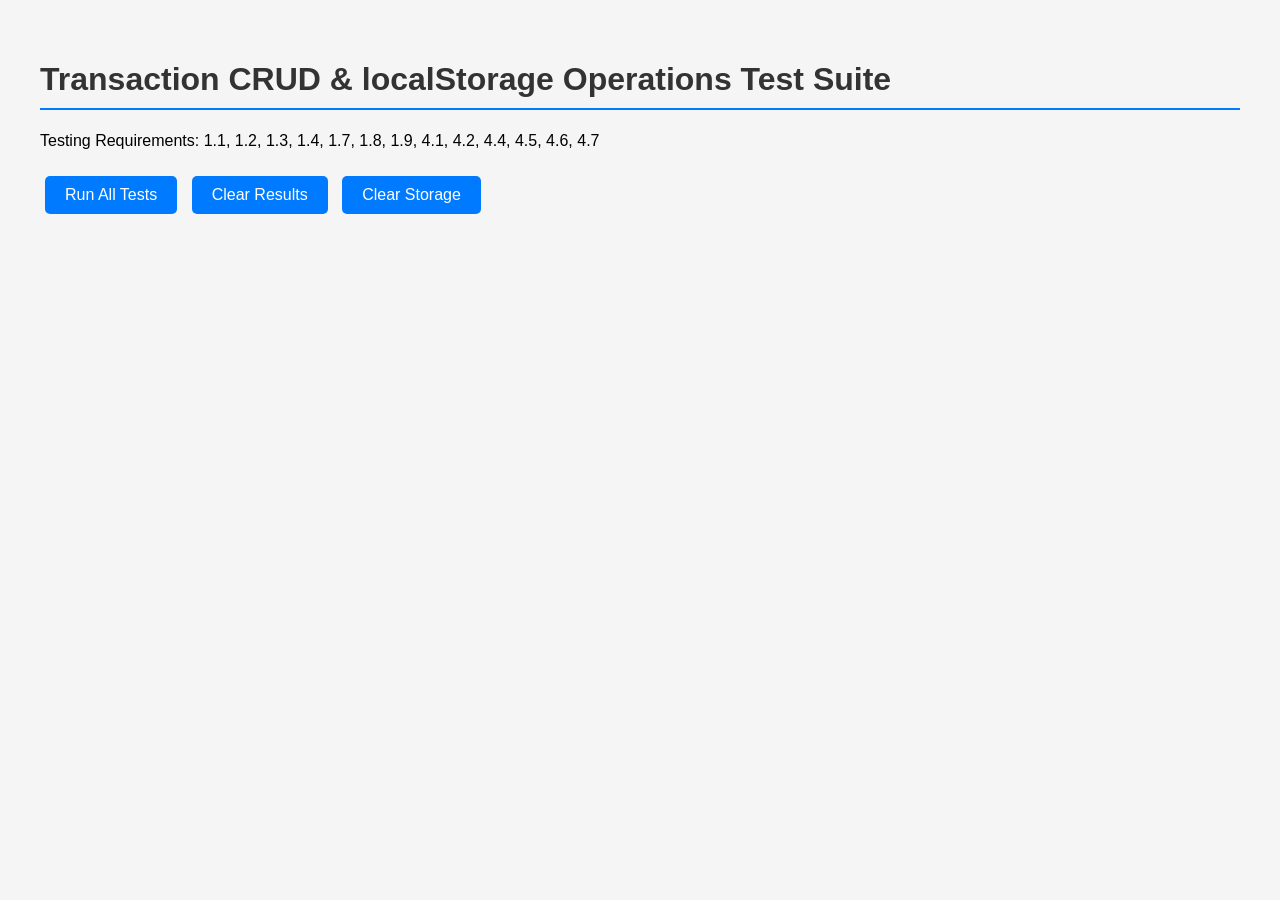
<file: test-crud-operations.html>
<!DOCTYPE html>
<html lang="en">
<head>
  <meta charset="UTF-8">
  <meta name="viewport" content="width=device-width, initial-scale=1.0">
  <title>CRUD Operations Test Suite</title>
  <style>
    body {
      font-family: 'Segoe UI', Tahoma, Geneva, Verdana, sans-serif;
      max-width: 1200px;
      margin: 20px auto;
      padding: 20px;
      background: #f5f5f5;
    }
    h1 {
      color: #333;
      border-bottom: 2px solid #007bff;
      padding-bottom: 10px;
    }
    h2 {
      color: #555;
      margin-top: 30px;
    }
    .test-section {
      background: white;
      padding: 20px;
      margin: 15px 0;
      border-radius: 8px;
      box-shadow: 0 2px 4px rgba(0,0,0,0.1);
    }
    .test-case {
      margin: 10px 0;
      padding: 10px;
      border-left: 4px solid #ddd;
    }
    .test-case.pass {
      background: #d4edda;
      border-left-color: #28a745;
    }
    .test-case.fail {
      background: #f8d7da;
      border-left-color: #dc3545;
    }
    .test-name {
      font-weight: bold;
      margin-bottom: 5px;
    }
    .test-details {
      font-size: 14px;
      color: #666;
      margin-top: 5px;
    }
    .summary {
      background: #e7f3ff;
      padding: 15px;
      border-radius: 8px;
      margin: 20px 0;
      font-weight: bold;
    }
    .summary.all-pass {
      background: #d4edda;
      color: #155724;
    }
    .summary.has-fail {
      background: #f8d7da;
      color: #721c24;
    }
    button {
      background: #007bff;
      color: white;
      border: none;
      padding: 10px 20px;
      border-radius: 5px;
      cursor: pointer;
      font-size: 16px;
      margin: 10px 5px;
    }
    button:hover {
      background: #0056b3;
    }
    .error-message {
      color: #dc3545;
      font-family: monospace;
      font-size: 12px;
      margin-top: 5px;
      padding: 5px;
      background: #fff;
      border-radius: 3px;
    }
  </style>
</head>
<body>
  <h1>Transaction CRUD & localStorage Operations Test Suite</h1>
  <p>Testing Requirements: 1.1, 1.2, 1.3, 1.4, 1.7, 1.8, 1.9, 4.1, 4.2, 4.4, 4.5, 4.6, 4.7</p>
  
  <div>
    <button onclick="runAllTests()">Run All Tests</button>
    <button onclick="clearResults()">Clear Results</button>
    <button onclick="clearStorage()">Clear Storage</button>
  </div>

  <div id="results"></div>

  <!-- Mock message container for tests -->
  <div id="message-container" style="display: none;"></div>

  <!-- Load app.js -->
  <script src="app.js"></script>

  <script>
    let testResults = [];
    let totalTests = 0;
    let passedTests = 0;

    function assert(condition, testName, details = '') {
      totalTests++;
      const result = {
        name: testName,
        passed: condition,
        details: details
      };
      testResults.push(result);
      if (condition) passedTests++;
      return condition;
    }

    function assertEquals(actual, expected, testName) {
      const passed = actual === expected;
      const details = passed ? '' : `Expected: ${expected}, Got: ${actual}`;
      return assert(passed, testName, details);
    }

    function assertArrayEquals(actual, expected, testName) {
      const passed = JSON.stringify(actual) === JSON.stringify(expected);
      const details = passed ? '' : `Expected: ${JSON.stringify(expected)}, Got: ${JSON.stringify(actual)}`;
      return assert(passed, testName, details);
    }

    function clearResults() {
      document.getElementById('results').innerHTML = '';
      testResults = [];
      totalTests = 0;
      passedTests = 0;
    }

    function clearStorage() {
      localStorage.clear();
      transactions = [];
      console.log('Storage cleared');
      alert('Storage cleared successfully');
    }

    function displayResults() {
      const resultsDiv = document.getElementById('results');
      
      // Group results by category
      const categories = {
        'Storage Functions': [],
        'Validation Functions': [],
        'CRUD Operations': [],
        'Error Handling': []
      };

      testResults.forEach(result => {
        if (result.name.includes('Storage') || result.name.includes('localStorage')) {
          categories['Storage Functions'].push(result);
        } else if (result.name.includes('Validation') || result.name.includes('validate')) {
          categories['Validation Functions'].push(result);
        } else if (result.name.includes('CRUD') || result.name.includes('Add') || 
                   result.name.includes('Update') || result.name.includes('Delete') || 
                   result.name.includes('Retrieve')) {
          categories['CRUD Operations'].push(result);
        } else {
          categories['Error Handling'].push(result);
        }
      });

      let html = `<div class="summary ${passedTests === totalTests ? 'all-pass' : 'has-fail'}">
        Tests Passed: ${passedTests} / ${totalTests} 
        ${passedTests === totalTests ? '✓ All tests passed!' : '✗ Some tests failed'}
      </div>`;

      for (const [category, results] of Object.entries(categories)) {
        if (results.length === 0) continue;
        
        html += `<div class="test-section">
          <h2>${category}</h2>`;
        
        results.forEach(result => {
          html += `<div class="test-case ${result.passed ? 'pass' : 'fail'}">
            <div class="test-name">${result.passed ? '✓' : '✗'} ${result.name}</div>
            ${result.details ? `<div class="test-details">${result.details}</div>` : ''}
          </div>`;
        });
        
        html += `</div>`;
      }

      resultsDiv.innerHTML = html;
    }

    function runAllTests() {
      clearResults();
      console.log('Starting test suite...');

      // Save original state
      const originalTransactions = [...transactions];

      try {
        testStorageFunctions();
        testValidationFunctions();
        testCRUDOperations();
        testErrorHandling();
      } catch (error) {
        console.error('Test suite error:', error);
      } finally {
        // Restore original state
        transactions = originalTransactions;
        saveTransactions(transactions);
      }

      displayResults();
      console.log(`Test suite complete: ${passedTests}/${totalTests} passed`);
    }

    function testStorageFunctions() {
      console.log('Testing Storage Functions...');

      // Test: isStorageAvailable
      assert(
        isStorageAvailable() === true,
        'Storage availability check returns true',
        'Validates Requirement 4.5'
      );

      // Test: saveTransactions and loadTransactions round-trip
      const testData = [
        {
          id: 'test1',
          amount: 45.99,
          category: 'Food',
          date: '2024-01-15',
          notes: 'Test transaction',
          createdAt: Date.now()
        }
      ];

      const saveResult = saveTransactions(testData);
      assert(
        saveResult.success === true,
        'saveTransactions returns success',
        'Validates Requirement 4.1, 4.4'
      );

      const loaded = loadTransactions();
      assertArrayEquals(
        loaded,
        testData,
        'loadTransactions retrieves saved data correctly',
        'Validates Requirement 4.4'
      );

      // Test: loadTransactions with no data
      localStorage.removeItem(STORAGE_KEY);
      const emptyLoad = loadTransactions();
      assertArrayEquals(
        emptyLoad,
        [],
        'loadTransactions returns empty array when no data exists'
      );

      // Test: loadTransactions with corrupted data (invalid JSON)
      localStorage.setItem(STORAGE_KEY, '{invalid json]');
      const corruptedLoad = loadTransactions();
      assertArrayEquals(
        corruptedLoad,
        [],
        'loadTransactions returns empty array for corrupted data',
        'Validates Requirement 4.7'
      );

      // Test: loadTransactions with non-array data
      localStorage.setItem(STORAGE_KEY, '{"not": "an array"}');
      const nonArrayLoad = loadTransactions();
      assertArrayEquals(
        nonArrayLoad,
        [],
        'loadTransactions returns empty array for non-array data',
        'Validates Requirement 4.7'
      );

      // Clean up
      localStorage.removeItem(STORAGE_KEY);
    }

    function testValidationFunctions() {
      console.log('Testing Validation Functions...');

      // Test: Valid transaction
      const validTx = {
        amount: 45.99,
        category: 'Food',
        date: '2024-01-15',
        notes: 'Groceries'
      };
      const validErrors = validateTransaction(validTx);
      assertEquals(
        validErrors.length,
        0,
        'Validation passes for valid transaction'
      );

      // Test: Amount validation - positive number
      const negativeTx = { ...validTx, amount: -10 };
      const negativeErrors = validateTransaction(negativeTx);
      assert(
        negativeErrors.some(e => e.field === 'amount' && e.message.includes('positive')),
        'Validation rejects negative amount',
        'Validates Requirement 1.7'
      );

      // Test: Amount validation - max 2 decimal places
      const decimalTx = { ...validTx, amount: 10.999 };
      const decimalErrors = validateTransaction(decimalTx);
      assert(
        decimalErrors.some(e => e.field === 'amount' && e.message.includes('decimal')),
        'Validation rejects amount with >2 decimal places',
        'Validates Requirement 1.7'
      );

      // Test: Amount validation - non-numeric
      const nonNumericTx = { ...validTx, amount: 'abc' };
      const nonNumericErrors = validateTransaction(nonNumericTx);
      assert(
        nonNumericErrors.some(e => e.field === 'amount'),
        'Validation rejects non-numeric amount',
        'Validates Requirement 1.7'
      );

      // Test: Category validation - invalid category
      const invalidCategoryTx = { ...validTx, category: 'InvalidCategory' };
      const categoryErrors = validateTransaction(invalidCategoryTx);
      assert(
        categoryErrors.some(e => e.field === 'category' && e.code === 'INVALID_CATEGORY'),
        'Validation rejects invalid category',
        'Validates Requirement 1.4'
      );

      // Test: Category validation - all valid categories
      const validCategories = ['Food', 'Transport', 'Housing', 'Shopping', 'Entertainment', 'Health', 'Other'];
      validCategories.forEach(cat => {
        const catTx = { ...validTx, category: cat };
        const catErrors = validateTransaction(catTx);
        assert(
          !catErrors.some(e => e.field === 'category'),
          `Validation accepts valid category: ${cat}`,
          'Validates Requirement 1.4'
        );
      });

      // Test: Date validation - invalid date
      const invalidDateTx = { ...validTx, date: '2024-02-30' };
      const dateErrors = validateTransaction(invalidDateTx);
      assert(
        dateErrors.some(e => e.field === 'date' && e.code === 'INVALID_DATE'),
        'Validation rejects invalid date',
        'Validates Requirement 1.8'
      );

      // Test: Date validation - malformed date
      const malformedDateTx = { ...validTx, date: 'not-a-date' };
      const malformedErrors = validateTransaction(malformedDateTx);
      assert(
        malformedErrors.some(e => e.field === 'date'),
        'Validation rejects malformed date',
        'Validates Requirement 1.8'
      );

      // Test: Notes validation - max 500 characters
      const longNotesTx = { ...validTx, notes: 'a'.repeat(501) };
      const notesErrors = validateTransaction(longNotesTx);
      assert(
        notesErrors.some(e => e.field === 'notes' && e.code === 'MAX_LENGTH_EXCEEDED'),
        'Validation rejects notes >500 characters'
      );

      // Test: Notes validation - exactly 500 characters OK
      const exactNotesTx = { ...validTx, notes: 'a'.repeat(500) };
      const exactNotesErrors = validateTransaction(exactNotesTx);
      assert(
        !exactNotesErrors.some(e => e.field === 'notes'),
        'Validation accepts notes with exactly 500 characters'
      );
    }

    function testCRUDOperations() {
      console.log('Testing CRUD Operations...');

      // Clear transactions for clean test
      transactions = [];
      localStorage.removeItem(STORAGE_KEY);

      // Test: Add transaction
      const newTx = {
        amount: 45.99,
        category: 'Food',
        date: '2024-01-15',
        notes: 'Test transaction'
      };

      const addResult = addTransaction(newTx);
      assert(
        addResult.success === true,
        'CRUD: addTransaction returns success',
        'Validates Requirement 1.1'
      );
      assert(
        addResult.transaction && addResult.transaction.id,
        'CRUD: addTransaction generates ID',
        'Validates Requirement 1.1'
      );
      assertEquals(
        transactions.length,
        1,
        'CRUD: Transaction added to array',
        'Validates Requirement 1.1'
      );

      // Verify it was saved to localStorage
      const savedData = loadTransactions();
      assertEquals(
        savedData.length,
        1,
        'CRUD: Transaction persisted to localStorage',
        'Validates Requirement 1.1, 4.4'
      );

      // Test: Update transaction
      const txId = addResult.transaction.id;
      const updateData = {
        amount: 50.00,
        category: 'Transport',
        date: '2024-01-16',
        notes: 'Updated transaction'
      };

      const updateResult = updateTransaction(txId, updateData);
      assert(
        updateResult.success === true,
        'CRUD: updateTransaction returns success',
        'Validates Requirement 1.2'
      );

      const updatedTx = transactions.find(t => t.id === txId);
      assertEquals(
        updatedTx.amount,
        50.00,
        'CRUD: Transaction amount updated',
        'Validates Requirement 1.2'
      );
      assertEquals(
        updatedTx.category,
        'Transport',
        'CRUD: Transaction category updated',
        'Validates Requirement 1.2'
      );

      // Test: Update non-existent transaction
      const updateNonExistentResult = updateTransaction('nonexistent', updateData);
      assert(
        updateNonExistentResult.success === false,
        'CRUD: updateTransaction fails for non-existent ID'
      );

      // Test: Delete transaction
      const deleteResult = deleteTransaction(txId);
      assert(
        deleteResult.success === true,
        'CRUD: deleteTransaction returns success',
        'Validates Requirement 1.3'
      );
      assertEquals(
        transactions.length,
        0,
        'CRUD: Transaction removed from array',
        'Validates Requirement 1.3'
      );

      // Verify deletion persisted
      const afterDelete = loadTransactions();
      assertEquals(
        afterDelete.length,
        0,
        'CRUD: Deletion persisted to localStorage',
        'Validates Requirement 1.3'
      );

      // Test: Delete non-existent transaction
      const deleteNonExistentResult = deleteTransaction('nonexistent');
      assert(
        deleteNonExistentResult.success === false,
        'CRUD: deleteTransaction fails for non-existent ID'
      );

      // Test: getAllTransactions sorting
      transactions = [
        { id: '1', amount: 10, category: 'Food', date: '2024-01-15', notes: '', createdAt: Date.now() },
        { id: '2', amount: 20, category: 'Food', date: '2024-01-20', notes: '', createdAt: Date.now() },
        { id: '3', amount: 30, category: 'Food', date: '2024-01-10', notes: '', createdAt: Date.now() }
      ];

      const sorted = getAllTransactions();
      assertEquals(
        sorted[0].id,
        '2',
        'CRUD: getAllTransactions sorts by date descending (most recent first)',
        'Validates Requirement 2.1'
      );
      assertEquals(
        sorted[1].id,
        '1',
        'CRUD: getAllTransactions sorts correctly (middle date)'
      );
      assertEquals(
        sorted[2].id,
        '3',
        'CRUD: getAllTransactions sorts correctly (oldest last)',
        'Validates Requirement 2.1'
      );
    }

    function testErrorHandling() {
      console.log('Testing Error Handling...');

      // Test: Add transaction with validation errors
      const invalidTx = {
        amount: -10,
        category: 'InvalidCategory',
        date: 'invalid-date',
        notes: ''
      };

      const originalLength = transactions.length;
      const invalidResult = addTransaction(invalidTx);
      
      assert(
        invalidResult.success === false,
        'Error: addTransaction fails with validation errors',
        'Validates Requirement 1.6'
      );
      assert(
        invalidResult.errors && invalidResult.errors.length > 0,
        'Error: addTransaction returns error array',
        'Validates Requirement 1.6'
      );
      assertEquals(
        transactions.length,
        originalLength,
        'Error: Invalid transaction not added to array',
        'Validates Requirement 1.7, 1.8'
      );

      // Test: Update with validation errors
      if (transactions.length > 0) {
        const firstId = transactions[0].id;
        const invalidUpdate = updateTransaction(firstId, invalidTx);
        
        assert(
          invalidUpdate.success === false,
          'Error: updateTransaction fails with validation errors',
          'Validates Requirement 1.6'
        );
      }

      // Test: localStorage quota exceeded (simulated by description)
      // Note: Actually filling localStorage to trigger QuotaExceededError would
      // require generating massive amounts of data, so we verify the error
      // handling code exists in saveTransactions
      assert(
        saveTransactions.toString().includes('QuotaExceededError'),
        'Error: saveTransactions handles QuotaExceededError',
        'Validates Requirement 4.6, 1.9'
      );

      // Test: Transaction not found errors already tested in CRUD section

      // Verify error codes are used
      const testTx = { amount: -10, category: 'Food', date: '2024-01-15', notes: '' };
      const errors = validateTransaction(testTx);
      assert(
        errors.some(e => e.code),
        'Error: Validation errors include error codes'
      );
    }
  </script>
</body>
</html>
</file>
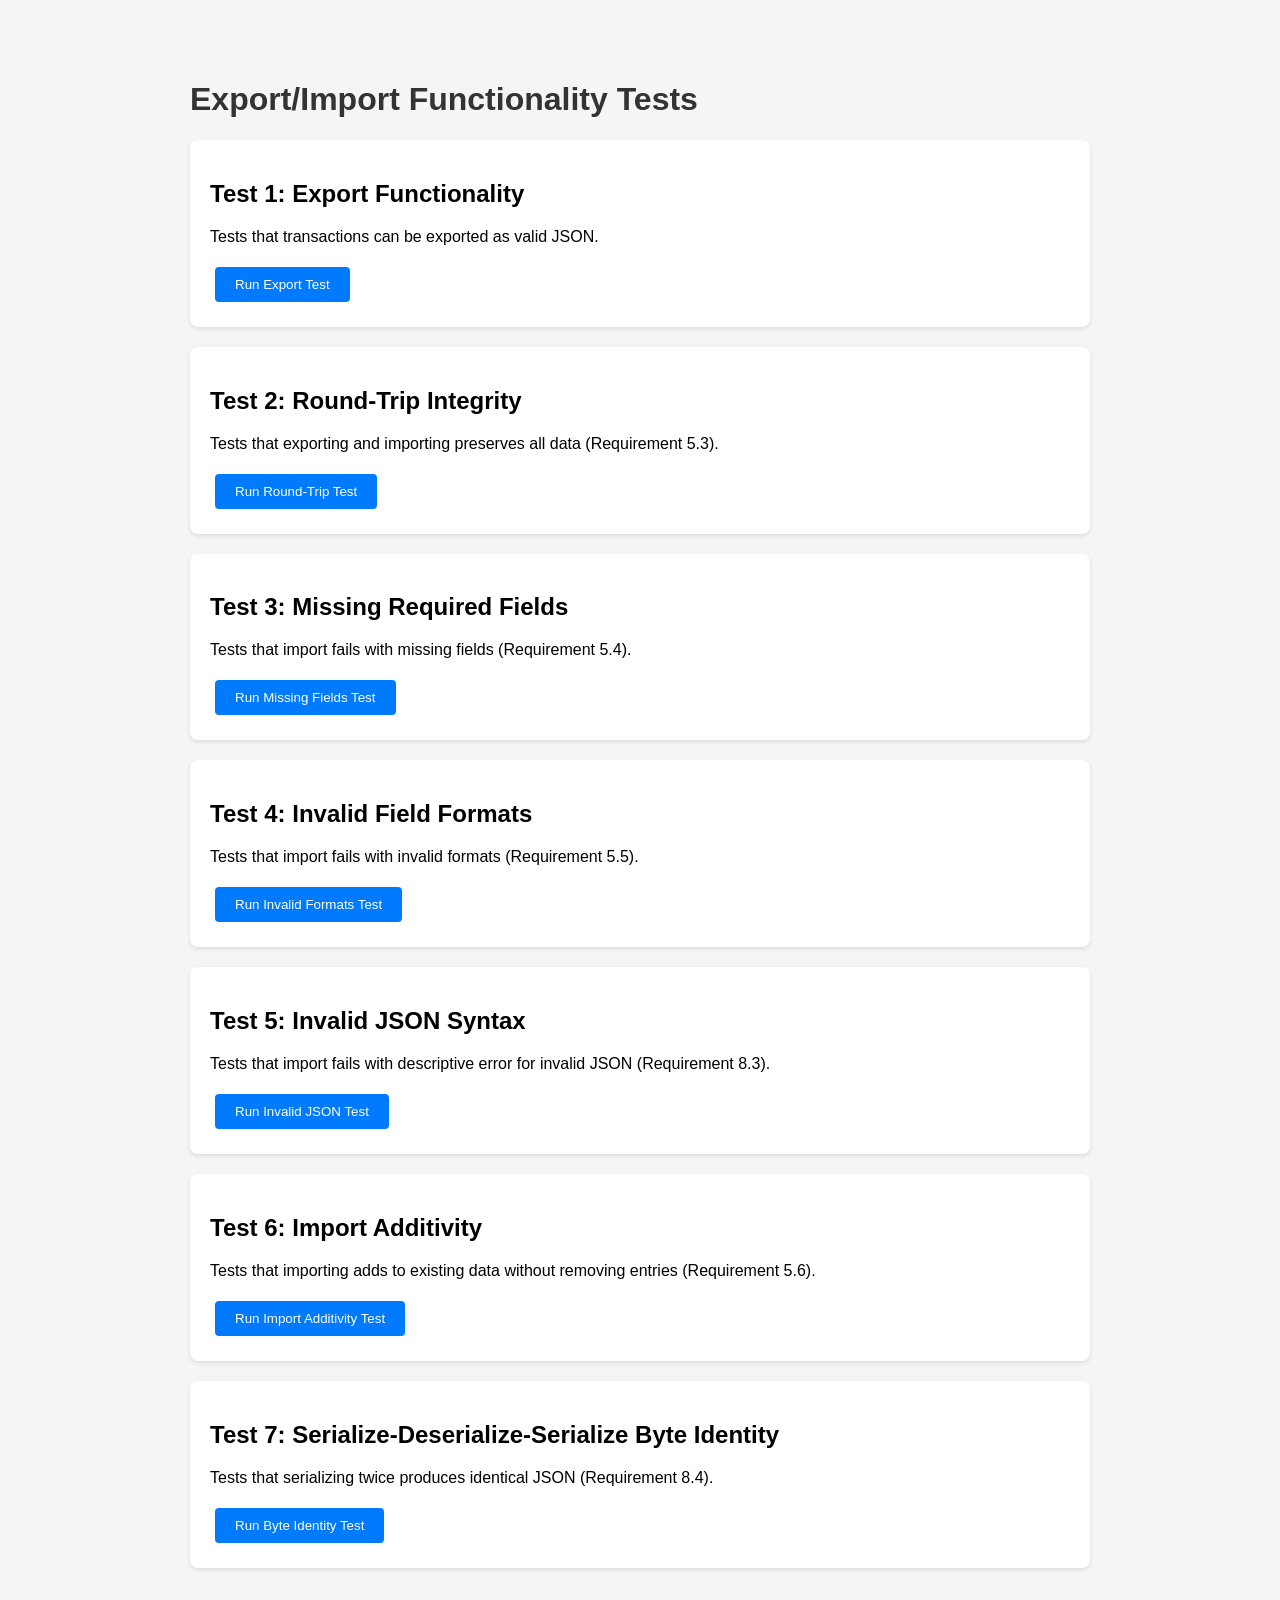
<file: test-export-import.html>
<!DOCTYPE html>
<html lang="en">
<head>
  <meta charset="UTF-8">
  <meta name="viewport" content="width=device-width, initial-scale=1.0">
  <title>Export/Import Tests - Personal Finance Tracker</title>
  <style>
    body {
      font-family: Arial, sans-serif;
      max-width: 900px;
      margin: 40px auto;
      padding: 20px;
      background-color: #f5f5f5;
    }
    h1 {
      color: #333;
    }
    .test-section {
      background: white;
      padding: 20px;
      margin: 20px 0;
      border-radius: 8px;
      box-shadow: 0 2px 4px rgba(0,0,0,0.1);
    }
    .test-result {
      margin: 10px 0;
      padding: 10px;
      border-radius: 4px;
    }
    .pass {
      background-color: #d4edda;
      color: #155724;
      border: 1px solid #c3e6cb;
    }
    .fail {
      background-color: #f8d7da;
      color: #721c24;
      border: 1px solid #f5c6cb;
    }
    button {
      background-color: #007bff;
      color: white;
      border: none;
      padding: 10px 20px;
      border-radius: 4px;
      cursor: pointer;
      margin: 5px;
    }
    button:hover {
      background-color: #0056b3;
    }
    pre {
      background: #f8f9fa;
      padding: 10px;
      border-radius: 4px;
      overflow-x: auto;
    }
  </style>
</head>
<body>
  <h1>Export/Import Functionality Tests</h1>
  
  <div class="test-section">
    <h2>Test 1: Export Functionality</h2>
    <p>Tests that transactions can be exported as valid JSON.</p>
    <button onclick="testExport()">Run Export Test</button>
    <div id="test1-result"></div>
  </div>
  
  <div class="test-section">
    <h2>Test 2: Round-Trip Integrity</h2>
    <p>Tests that exporting and importing preserves all data (Requirement 5.3).</p>
    <button onclick="testRoundTrip()">Run Round-Trip Test</button>
    <div id="test2-result"></div>
  </div>
  
  <div class="test-section">
    <h2>Test 3: Missing Required Fields</h2>
    <p>Tests that import fails with missing fields (Requirement 5.4).</p>
    <button onclick="testMissingFields()">Run Missing Fields Test</button>
    <div id="test3-result"></div>
  </div>
  
  <div class="test-section">
    <h2>Test 4: Invalid Field Formats</h2>
    <p>Tests that import fails with invalid formats (Requirement 5.5).</p>
    <button onclick="testInvalidFormats()">Run Invalid Formats Test</button>
    <div id="test4-result"></div>
  </div>
  
  <div class="test-section">
    <h2>Test 5: Invalid JSON Syntax</h2>
    <p>Tests that import fails with descriptive error for invalid JSON (Requirement 8.3).</p>
    <button onclick="testInvalidJSON()">Run Invalid JSON Test</button>
    <div id="test5-result"></div>
  </div>
  
  <div class="test-section">
    <h2>Test 6: Import Additivity</h2>
    <p>Tests that importing adds to existing data without removing entries (Requirement 5.6).</p>
    <button onclick="testImportAdditivity()">Run Import Additivity Test</button>
    <div id="test6-result"></div>
  </div>
  
  <div class="test-section">
    <h2>Test 7: Serialize-Deserialize-Serialize Byte Identity</h2>
    <p>Tests that serializing twice produces identical JSON (Requirement 8.4).</p>
    <button onclick="testByteIdentity()">Run Byte Identity Test</button>
    <div id="test7-result"></div>
  </div>

  <!-- Hidden message container for app.js -->
  <div id="message-container" style="display: none;"></div>
  
  <!-- Load the application code -->
  <script src="app.js"></script>
  
  <!-- Test code -->
  <script>
    // Helper function to display test results
    function displayResult(elementId, passed, message) {
      const element = document.getElementById(elementId);
      element.innerHTML = `
        <div class="test-result ${passed ? 'pass' : 'fail'}">
          <strong>${passed ? '✓ PASS' : '✗ FAIL'}</strong>: ${message}
        </div>
      `;
    }
    
    // Override showMessage to suppress UI messages during tests
    const originalShowMessage = showMessage;
    window.showMessage = function(text, type) {
      console.log(`[${type}] ${text}`);
    };
    
    // Test 1: Export Functionality
    function testExport() {
      try {
        // Setup: Add some test transactions
        transactions = [
          { id: '1', amount: 10.99, category: 'Food', date: '2024-01-15', notes: 'Lunch', createdAt: Date.now() },
          { id: '2', amount: 50.00, category: 'Transport', date: '2024-01-14', notes: '', createdAt: Date.now() }
        ];
        
        // Export data (this should serialize without id and createdAt)
        const exportData = transactions.map(tx => ({
          amount: tx.amount,
          category: tx.category,
          date: tx.date,
          notes: tx.notes
        }));
        
        const json = JSON.stringify(exportData, null, 2);
        const parsed = JSON.parse(json);
        
        // Verify it's valid JSON and has correct structure
        if (Array.isArray(parsed) && parsed.length === 2) {
          if (parsed[0].amount === 10.99 && parsed[0].category === 'Food' && parsed[1].amount === 50.00) {
            displayResult('test1-result', true, 'Export produces valid JSON with correct structure');
          } else {
            displayResult('test1-result', false, 'Exported data has incorrect values');
          }
        } else {
          displayResult('test1-result', false, 'Exported data is not a valid array');
        }
      } catch (error) {
        displayResult('test1-result', false, `Export failed: ${error.message}`);
      }
    }
    
    // Test 2: Round-Trip Integrity
    function testRoundTrip() {
      try {
        // Setup: Create original data
        const original = [
          { amount: 25.50, category: 'Shopping', date: '2024-01-20', notes: 'Groceries' },
          { amount: 100.00, category: 'Housing', date: '2024-01-15', notes: 'Rent' },
          { amount: 15.75, category: 'Entertainment', date: '2024-01-18', notes: '' }
        ];
        
        // Simulate export
        const json = JSON.stringify(original, null, 2);
        
        // Simulate import by creating File and using FileReader
        const blob = new Blob([json], { type: 'application/json' });
        const file = new File([blob], 'test.json', { type: 'application/json' });
        
        // Clear current transactions
        transactions = [];
        
        // Import the file
        const reader = new FileReader();
        reader.onload = (e) => {
          const imported = JSON.parse(e.target.result);
          
          // Manually add to transactions (simulating importData logic)
          imported.forEach(tx => {
            transactions.push({
              id: Date.now().toString() + Math.random().toString(36).substr(2, 9),
              amount: tx.amount,
              category: tx.category,
              date: tx.date,
              notes: tx.notes || '',
              createdAt: Date.now()
            });
          });
          
          // Verify all data matches
          if (transactions.length === original.length) {
            let allMatch = true;
            for (let i = 0; i < original.length; i++) {
              if (transactions[i].amount !== original[i].amount ||
                  transactions[i].category !== original[i].category ||
                  transactions[i].date !== original[i].date ||
                  transactions[i].notes !== (original[i].notes || '')) {
                allMatch = false;
                break;
              }
            }
            
            if (allMatch) {
              displayResult('test2-result', true, 'Round-trip preserves all amounts, categories, dates, and notes');
            } else {
              displayResult('test2-result', false, 'Some data was modified during round-trip');
            }
          } else {
            displayResult('test2-result', false, `Transaction count mismatch: ${transactions.length} !== ${original.length}`);
          }
        };
        reader.readAsText(file);
      } catch (error) {
        displayResult('test2-result', false, `Round-trip test failed: ${error.message}`);
      }
    }
    
    // Test 3: Missing Required Fields
    function testMissingFields() {
      try {
        // Test data missing amount
        const invalidData1 = JSON.stringify([
          { category: 'Food', date: '2024-01-15', notes: 'Test' }
        ]);
        
        // Test data missing category
        const invalidData2 = JSON.stringify([
          { amount: 10.00, date: '2024-01-15', notes: 'Test' }
        ]);
        
        // Test data missing date
        const invalidData3 = JSON.stringify([
          { amount: 10.00, category: 'Food', notes: 'Test' }
        ]);
        
        // We expect import to fail - check error handling
        const testCases = [
          { data: invalidData1, field: 'amount' },
          { data: invalidData2, field: 'category' },
          { data: invalidData3, field: 'date' }
        ];
        
        // Simulate import validation
        let allValidationsFailed = true;
        testCases.forEach(testCase => {
          const parsed = JSON.parse(testCase.data);
          const tx = parsed[0];
          
          // Check if required field is missing
          if ((testCase.field === 'amount' && (tx.amount === undefined || tx.amount === null)) ||
              (testCase.field === 'category' && !tx.category) ||
              (testCase.field === 'date' && !tx.date)) {
            // Validation correctly identifies missing field
          } else {
            allValidationsFailed = false;
          }
        });
        
        if (allValidationsFailed) {
          displayResult('test3-result', true, 'Import correctly rejects transactions with missing required fields');
        } else {
          displayResult('test3-result', false, 'Import did not properly validate missing fields');
        }
      } catch (error) {
        displayResult('test3-result', false, `Missing fields test failed: ${error.message}`);
      }
    }
    
    // Test 4: Invalid Field Formats
    function testInvalidFormats() {
      try {
        const testCases = [
          { data: [{ amount: 'abc', category: 'Food', date: '2024-01-15', notes: '' }], issue: 'non-numeric amount' },
          { data: [{ amount: -10, category: 'Food', date: '2024-01-15', notes: '' }], issue: 'negative amount' },
          { data: [{ amount: 10.999, category: 'Food', date: '2024-01-15', notes: '' }], issue: 'too many decimals' },
          { data: [{ amount: 10, category: 'InvalidCategory', date: '2024-01-15', notes: '' }], issue: 'unrecognized category' },
          { data: [{ amount: 10, category: 'Food', date: '2024-02-30', notes: '' }], issue: 'malformed date' },
          { data: [{ amount: 10, category: 'Food', date: 'not-a-date', notes: '' }], issue: 'invalid date format' }
        ];
        
        let allValidationsPassed = true;
        testCases.forEach(testCase => {
          const tx = testCase.data[0];
          const formatErrors = [];
          
          // Validate amount
          const amount = parseFloat(tx.amount);
          if (isNaN(amount)) {
            formatErrors.push('non-numeric amount');
          } else if (amount <= 0) {
            formatErrors.push('negative amount');
          } else {
            const amountStr = amount.toString();
            const decimalIndex = amountStr.indexOf('.');
            if (decimalIndex !== -1 && amountStr.length - decimalIndex - 1 > 2) {
              formatErrors.push('too many decimals');
            }
          }
          
          // Validate category
          if (!CATEGORIES.includes(tx.category)) {
            formatErrors.push('unrecognized category');
          }
          
          // Validate date
          const dateObj = new Date(tx.date);
          if (isNaN(dateObj.getTime())) {
            formatErrors.push('malformed date');
          }
          
          // Check if the expected issue was detected
          if (!formatErrors.some(err => testCase.issue.includes(err) || err.includes(testCase.issue.split(' ')[0]))) {
            allValidationsPassed = false;
          }
        });
        
        if (allValidationsPassed) {
          displayResult('test4-result', true, 'Import correctly rejects transactions with invalid field formats');
        } else {
          displayResult('test4-result', false, 'Import did not properly validate field formats');
        }
      } catch (error) {
        displayResult('test4-result', false, `Invalid formats test failed: ${error.message}`);
      }
    }
    
    // Test 5: Invalid JSON Syntax
    function testInvalidJSON() {
      try {
        const invalidJSONStrings = [
          '{invalid json]',
          '{"key": value}',
          '{"key": "value",}',
          '[{"amount": 10',
          '{key: "value"}'
        ];
        
        let allErrorsCorrect = true;
        invalidJSONStrings.forEach(jsonStr => {
          try {
            JSON.parse(jsonStr);
            // If parsing succeeded, this is a problem
            allErrorsCorrect = false;
          } catch (parseError) {
            // Error should contain message
            if (!parseError.message || parseError.message.length === 0) {
              allErrorsCorrect = false;
            }
          }
        });
        
        if (allErrorsCorrect) {
          displayResult('test5-result', true, 'Invalid JSON syntax produces error with parse details');
        } else {
          displayResult('test5-result', false, 'Invalid JSON error handling is incorrect');
        }
      } catch (error) {
        displayResult('test5-result', false, `Invalid JSON test failed: ${error.message}`);
      }
    }
    
    // Test 6: Import Additivity
    function testImportAdditivity() {
      try {
        // Setup: Start with existing transactions
        transactions = [
          { id: '1', amount: 10.00, category: 'Food', date: '2024-01-15', notes: 'Original', createdAt: Date.now() }
        ];
        
        const originalCount = transactions.length;
        const originalId = transactions[0].id;
        
        // Import new transactions
        const newData = [
          { amount: 20.00, category: 'Transport', date: '2024-01-16', notes: 'New' }
        ];
        
        // Simulate import (add to existing)
        newData.forEach(tx => {
          transactions.push({
            id: Date.now().toString() + Math.random().toString(36).substr(2, 9),
            amount: tx.amount,
            category: tx.category,
            date: tx.date,
            notes: tx.notes || '',
            createdAt: Date.now()
          });
        });
        
        // Verify original transaction still exists
        const originalStillExists = transactions.some(tx => tx.id === originalId);
        const newCount = transactions.length;
        
        if (originalStillExists && newCount === originalCount + newData.length) {
          displayResult('test6-result', true, 'Import adds new transactions without removing existing ones');
        } else {
          displayResult('test6-result', false, `Import modified existing data: original exists=${originalStillExists}, count=${newCount}`);
        }
      } catch (error) {
        displayResult('test6-result', false, `Import additivity test failed: ${error.message}`);
      }
    }
    
    // Test 7: Serialize-Deserialize-Serialize Byte Identity
    function testByteIdentity() {
      try {
        const testData = [
          { amount: 10.99, category: 'Food', date: '2024-01-15', notes: 'Test' },
          { amount: 50.00, category: 'Transport', date: '2024-01-14', notes: '' }
        ];
        
        // First serialization
        const json1 = JSON.stringify(testData);
        
        // Deserialize
        const parsed = JSON.parse(json1);
        
        // Second serialization
        const json2 = JSON.stringify(parsed);
        
        // Compare byte-for-byte
        if (json1 === json2) {
          displayResult('test7-result', true, 'Serialize-deserialize-serialize produces byte-identical output');
        } else {
          displayResult('test7-result', false, 'JSON outputs are not byte-identical');
        }
      } catch (error) {
        displayResult('test7-result', false, `Byte identity test failed: ${error.message}`);
      }
    }
  </script>
</body>
</html>
</file>
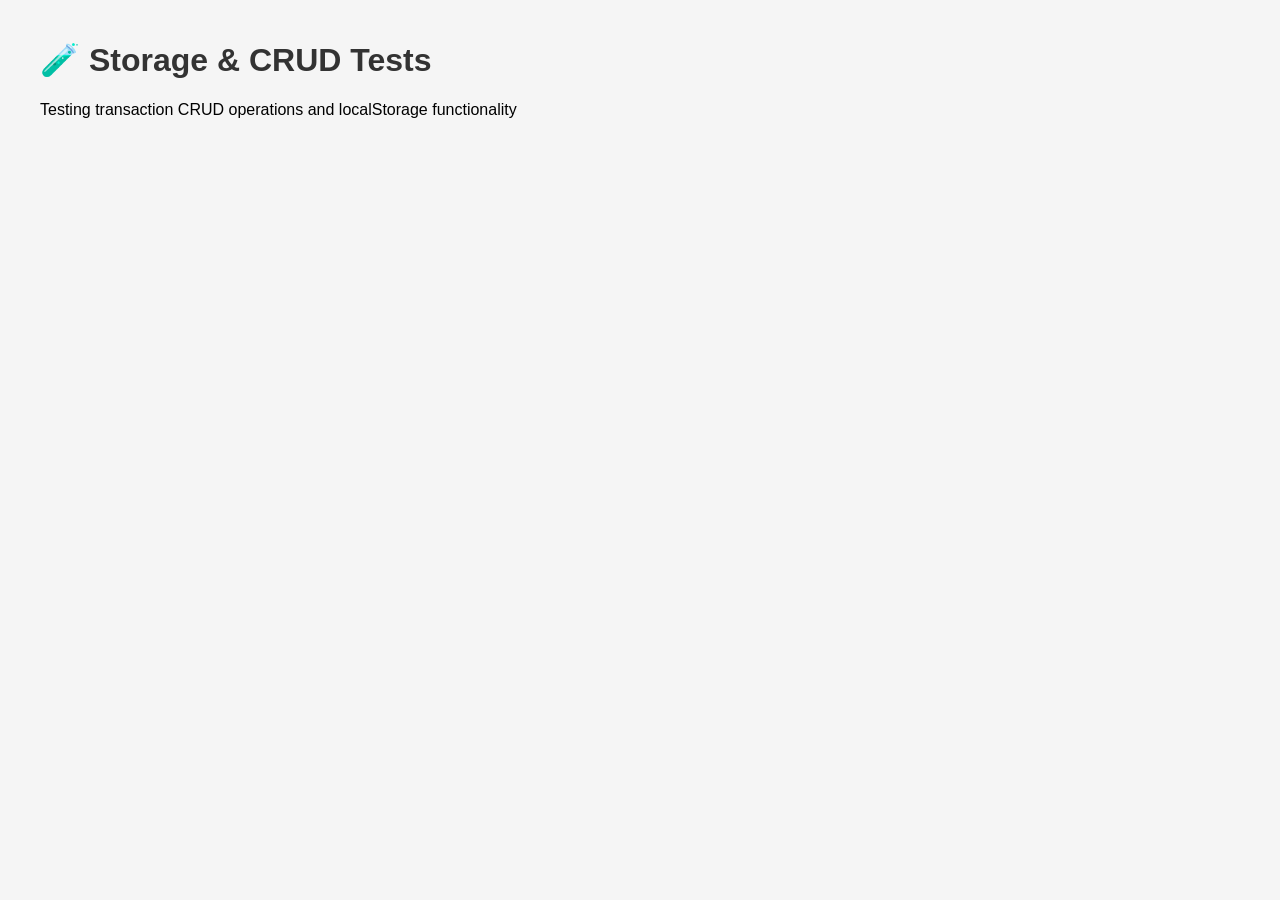
<file: test-storage-crud.html>
<!DOCTYPE html>
<html lang="en">
<head>
  <meta charset="UTF-8">
  <meta name="viewport" content="width=device-width, initial-scale=1.0">
  <title>Storage & CRUD Tests - Personal Finance Tracker</title>
  <style>
    body {
      font-family: -apple-system, BlinkMacSystemFont, 'Segoe UI', sans-serif;
      max-width: 1200px;
      margin: 0 auto;
      padding: 20px;
      background: #f5f5f5;
    }
    h1 { color: #333; }
    h2 { color: #555; margin-top: 30px; }
    .test-group { 
      background: white; 
      padding: 20px; 
      margin: 10px 0; 
      border-radius: 8px;
      box-shadow: 0 2px 4px rgba(0,0,0,0.1);
    }
    .test-result {
      padding: 10px;
      margin: 5px 0;
      border-radius: 4px;
      font-family: monospace;
    }
    .pass {
      background: #d4edda;
      color: #155724;
      border-left: 4px solid #28a745;
    }
    .fail {
      background: #f8d7da;
      color: #721c24;
      border-left: 4px solid #dc3545;
    }
    .summary {
      background: #e7f3ff;
      padding: 20px;
      margin: 20px 0;
      border-radius: 8px;
      font-weight: bold;
    }
    pre {
      background: #f8f9fa;
      padding: 10px;
      border-radius: 4px;
      overflow-x: auto;
    }
  </style>
</head>
<body>
  <h1>🧪 Storage & CRUD Tests</h1>
  <p>Testing transaction CRUD operations and localStorage functionality</p>
  
  <div id="test-results"></div>
  
  <script src="app.js"></script>
  <script>
    // Test runner
    const results = [];
    
    function assert(condition, message) {
      if (condition) {
        results.push({ pass: true, message });
        return true;
      } else {
        results.push({ pass: false, message });
        return false;
      }
    }
    
    function assertEqual(actual, expected, message) {
      const pass = actual === expected;
      if (pass) {
        results.push({ pass: true, message });
      } else {
        results.push({ 
          pass: false, 
          message: `${message}\n  Expected: ${JSON.stringify(expected)}\n  Actual: ${JSON.stringify(actual)}` 
        });
      }
      return pass;
    }
    
    function assertArrayEqual(actual, expected, message) {
      const pass = JSON.stringify(actual) === JSON.stringify(expected);
      if (pass) {
        results.push({ pass: true, message });
      } else {
        results.push({ 
          pass: false, 
          message: `${message}\n  Expected: ${JSON.stringify(expected)}\n  Actual: ${JSON.stringify(actual)}` 
        });
      }
      return pass;
    }
    
    function testGroup(name, fn) {
      console.log(`\n=== ${name} ===`);
      fn();
    }
    
    // Clear localStorage before tests
    localStorage.clear();
    transactions = [];
    
    // ===== VALIDATION TESTS =====
    testGroup('Validation: Amount Rules (Req 1.7)', () => {
      // Valid amounts
      let errors = validateTransaction({ amount: 10.99, category: 'Food', date: '2024-01-15', notes: '' });
      assert(errors.length === 0, '✓ Valid amount with 2 decimals passes');
      
      errors = validateTransaction({ amount: 100, category: 'Food', date: '2024-01-15', notes: '' });
      assert(errors.length === 0, '✓ Valid amount without decimals passes');
      
      errors = validateTransaction({ amount: 0.01, category: 'Food', date: '2024-01-15', notes: '' });
      assert(errors.length === 0, '✓ Minimum positive amount (0.01) passes');
      
      // Invalid amounts
      errors = validateTransaction({ amount: -10.50, category: 'Food', date: '2024-01-15', notes: '' });
      assert(errors.some(e => e.field === 'amount' && e.code === 'OUT_OF_RANGE'), '✓ Negative amount rejected');
      
      errors = validateTransaction({ amount: 0, category: 'Food', date: '2024-01-15', notes: '' });
      assert(errors.some(e => e.field === 'amount' && e.code === 'OUT_OF_RANGE'), '✓ Zero amount rejected');
      
      errors = validateTransaction({ amount: 10.999, category: 'Food', date: '2024-01-15', notes: '' });
      assert(errors.some(e => e.field === 'amount' && e.code === 'INVALID_FORMAT'), '✓ Amount with 3 decimals rejected');
      
      errors = validateTransaction({ amount: 'abc', category: 'Food', date: '2024-01-15', notes: '' });
      assert(errors.some(e => e.field === 'amount' && e.code === 'INVALID_FORMAT'), '✓ Non-numeric amount rejected');
      
      errors = validateTransaction({ amount: '', category: 'Food', date: '2024-01-15', notes: '' });
      assert(errors.some(e => e.field === 'amount'), '✓ Empty amount rejected');
    });
    
    testGroup('Validation: Category Rules (Req 1.4)', () => {
      const validCategories = ['Food', 'Transport', 'Housing', 'Shopping', 'Entertainment', 'Health', 'Other'];
      
      validCategories.forEach(cat => {
        const errors = validateTransaction({ amount: 10, category: cat, date: '2024-01-15', notes: '' });
        assert(errors.length === 0, `✓ Valid category "${cat}" passes`);
      });
      
      let errors = validateTransaction({ amount: 10, category: 'InvalidCategory', date: '2024-01-15', notes: '' });
      assert(errors.some(e => e.field === 'category' && e.code === 'INVALID_CATEGORY'), '✓ Invalid category rejected');
      
      errors = validateTransaction({ amount: 10, category: '', date: '2024-01-15', notes: '' });
      assert(errors.some(e => e.field === 'category'), '✓ Empty category rejected');
    });
    
    testGroup('Validation: Date Rules (Req 1.8)', () => {
      // Valid dates
      let errors = validateTransaction({ amount: 10, category: 'Food', date: '2024-01-15', notes: '' });
      assert(errors.length === 0, '✓ Valid date (YYYY-MM-DD) passes');
      
      errors = validateTransaction({ amount: 10, category: 'Food', date: '2024-12-31', notes: '' });
      assert(errors.length === 0, '✓ Valid end of year date passes');
      
      // Invalid dates
      errors = validateTransaction({ amount: 10, category: 'Food', date: '2024-02-30', notes: '' });
      assert(errors.some(e => e.field === 'date' && e.code === 'INVALID_DATE'), '✓ Impossible date (Feb 30) rejected');
      
      errors = validateTransaction({ amount: 10, category: 'Food', date: 'not-a-date', notes: '' });
      assert(errors.some(e => e.field === 'date' && e.code === 'INVALID_DATE'), '✓ Non-date string rejected');
      
      errors = validateTransaction({ amount: 10, category: 'Food', date: '', notes: '' });
      assert(errors.some(e => e.field === 'date'), '✓ Empty date rejected');
    });
    
    testGroup('Validation: Notes Rules', () => {
      let errors = validateTransaction({ amount: 10, category: 'Food', date: '2024-01-15', notes: 'Valid note' });
      assert(errors.length === 0, '✓ Short notes pass');
      
      errors = validateTransaction({ amount: 10, category: 'Food', date: '2024-01-15', notes: 'a'.repeat(500) });
      assert(errors.length === 0, '✓ Notes with exactly 500 characters pass');
      
      errors = validateTransaction({ amount: 10, category: 'Food', date: '2024-01-15', notes: 'a'.repeat(501) });
      assert(errors.some(e => e.field === 'notes' && e.code === 'MAX_LENGTH_EXCEEDED'), '✓ Notes exceeding 500 characters rejected');
      
      errors = validateTransaction({ amount: 10, category: 'Food', date: '2024-01-15', notes: '' });
      assert(errors.length === 0, '✓ Empty notes pass');
    });
    
    // ===== STORAGE TESTS =====
    testGroup('Storage: Basic Operations (Req 4.4, 4.7)', () => {
      localStorage.clear();
      
      // Test loading from empty storage
      const loaded = loadTransactions();
      assert(Array.isArray(loaded) && loaded.length === 0, '✓ Loading from empty storage returns empty array');
      
      // Test saving and loading
      const testData = [
        { id: '1', amount: 10.50, category: 'Food', date: '2024-01-15', notes: 'Test', createdAt: Date.now() }
      ];
      const saveResult = saveTransactions(testData);
      assert(saveResult.success === true, '✓ Saving valid data succeeds');
      
      const reloaded = loadTransactions();
      assertEqual(reloaded.length, 1, '✓ Reloading returns saved data');
      assertEqual(reloaded[0].amount, 10.50, '✓ Saved amount preserved');
    });
    
    testGroup('Storage: Error Handling (Req 4.7)', () => {
      // Test loading corrupted data
      localStorage.setItem('finance_tracker_transactions', 'not valid json');
      const loaded = loadTransactions();
      assert(Array.isArray(loaded) && loaded.length === 0, '✓ Corrupted JSON returns empty array without crashing');
      
      // Test loading non-array data
      localStorage.setItem('finance_tracker_transactions', '{"not": "an array"}');
      const loaded2 = loadTransactions();
      assert(Array.isArray(loaded2) && loaded2.length === 0, '✓ Non-array data returns empty array');
      
      localStorage.clear();
    });
    
    testGroup('Storage: Availability Check (Req 4.5)', () => {
      const available = isStorageAvailable();
      assert(available === true, '✓ localStorage is available in this environment');
    });
    
    // ===== CRUD TESTS =====
    testGroup('CRUD: Add Transaction (Req 1.1)', () => {
      transactions = [];
      
      const tx = { amount: 50.00, category: 'Shopping', date: '2024-01-20', notes: 'Test purchase' };
      const result = addTransaction(tx);
      
      assert(result.success === true, '✓ Adding valid transaction succeeds');
      assert(result.transaction && result.transaction.id, '✓ Added transaction has generated ID');
      assertEqual(transactions.length, 1, '✓ Transaction added to array');
      assertEqual(transactions[0].amount, 50.00, '✓ Amount stored correctly');
      assertEqual(transactions[0].category, 'Shopping', '✓ Category stored correctly');
      
      // Test that invalid transaction is rejected
      const invalidTx = { amount: -10, category: 'Food', date: '2024-01-20', notes: '' };
      const result2 = addTransaction(invalidTx);
      assert(result2.success === false, '✓ Invalid transaction rejected');
      assertEqual(transactions.length, 1, '✓ Invalid transaction not added to array');
    });
    
    testGroup('CRUD: Update Transaction (Req 1.2)', () => {
      transactions = [];
      const tx = { amount: 30.00, category: 'Food', date: '2024-01-15', notes: 'Original' };
      const addResult = addTransaction(tx);
      const id = addResult.transaction.id;
      
      const updates = { amount: 35.00, category: 'Transport', date: '2024-01-16', notes: 'Updated' };
      const result = updateTransaction(id, updates);
      
      assert(result.success === true, '✓ Updating transaction succeeds');
      assertEqual(transactions[0].amount, 35.00, '✓ Amount updated correctly');
      assertEqual(transactions[0].category, 'Transport', '✓ Category updated correctly');
      assertEqual(transactions[0].notes, 'Updated', '✓ Notes updated correctly');
      
      // Test updating with invalid data
      const invalidUpdates = { amount: -5, category: 'Food', date: '2024-01-16', notes: '' };
      const result2 = updateTransaction(id, invalidUpdates);
      assert(result2.success === false, '✓ Invalid update rejected');
      assertEqual(transactions[0].amount, 35.00, '✓ Original data preserved after failed update');
      
      // Test updating non-existent transaction
      const result3 = updateTransaction('nonexistent-id', updates);
      assert(result3.success === false, '✓ Updating non-existent transaction fails gracefully');
    });
    
    testGroup('CRUD: Delete Transaction (Req 1.3)', () => {
      transactions = [];
      const tx1 = { amount: 10.00, category: 'Food', date: '2024-01-15', notes: 'One' };
      const tx2 = { amount: 20.00, category: 'Transport', date: '2024-01-16', notes: 'Two' };
      addTransaction(tx1);
      addTransaction(tx2);
      const id = transactions[0].id;
      
      assertEqual(transactions.length, 2, '✓ Setup: Two transactions added');
      
      const result = deleteTransaction(id);
      assert(result.success === true, '✓ Deleting transaction succeeds');
      assertEqual(transactions.length, 1, '✓ Transaction removed from array');
      assert(!transactions.find(t => t.id === id), '✓ Deleted transaction not in array');
      
      // Test deleting non-existent transaction
      const result2 = deleteTransaction('nonexistent-id');
      assert(result2.success === false, '✓ Deleting non-existent transaction fails gracefully');
    });
    
    testGroup('CRUD: Get All Transactions (Req 2.1)', () => {
      transactions = [];
      
      // Add transactions in random order
      addTransaction({ amount: 10, category: 'Food', date: '2024-01-20', notes: 'Latest' });
      addTransaction({ amount: 20, category: 'Transport', date: '2024-01-10', notes: 'Oldest' });
      addTransaction({ amount: 15, category: 'Shopping', date: '2024-01-15', notes: 'Middle' });
      
      const sorted = getAllTransactions();
      
      assertEqual(sorted.length, 3, '✓ All transactions returned');
      assertEqual(sorted[0].date, '2024-01-20', '✓ Most recent transaction first');
      assertEqual(sorted[1].date, '2024-01-15', '✓ Middle transaction second');
      assertEqual(sorted[2].date, '2024-01-10', '✓ Oldest transaction last');
      assert(transactions.length === 3, '✓ Original array not modified');
    });
    
    testGroup('Integration: Full CRUD Cycle', () => {
      localStorage.clear();
      transactions = [];
      
      // Add
      const tx1 = { amount: 100.00, category: 'Housing', date: '2024-01-01', notes: 'Rent' };
      const addResult = addTransaction(tx1);
      assert(addResult.success === true, '✓ Step 1: Add transaction');
      
      // Reload from storage
      transactions = loadTransactions();
      assertEqual(transactions.length, 1, '✓ Step 2: Transaction persisted to storage');
      
      // Update
      const id = transactions[0].id;
      const updates = { amount: 110.00, category: 'Housing', date: '2024-01-01', notes: 'Rent + utilities' };
      const updateResult = updateTransaction(id, updates);
      assert(updateResult.success === true, '✓ Step 3: Update transaction');
      
      // Reload again
      transactions = loadTransactions();
      assertEqual(transactions[0].amount, 110.00, '✓ Step 4: Updated data persisted');
      
      // Delete
      const deleteResult = deleteTransaction(id);
      assert(deleteResult.success === true, '✓ Step 5: Delete transaction');
      
      // Final reload
      transactions = loadTransactions();
      assertEqual(transactions.length, 0, '✓ Step 6: Deletion persisted to storage');
    });
    
    // ===== DISPLAY RESULTS =====
    function displayResults() {
      const container = document.getElementById('test-results');
      let html = '';
      
      const passed = results.filter(r => r.pass).length;
      const failed = results.filter(r => !r.pass).length;
      const total = results.length;
      
      html += `<div class="summary">
        <h2>Test Summary</h2>
        <p>Total: ${total} | Passed: ${passed} | Failed: ${failed}</p>
        <p>Success Rate: ${((passed/total)*100).toFixed(1)}%</p>
      </div>`;
      
      results.forEach(result => {
        const className = result.pass ? 'pass' : 'fail';
        const icon = result.pass ? '✓' : '✗';
        html += `<div class="test-result ${className}">${icon} ${result.message}</div>`;
      });
      
      container.innerHTML = html;
      
      console.log(`\n${'='.repeat(50)}`);
      console.log(`TEST SUMMARY: ${passed}/${total} passed (${failed} failed)`);
      console.log('='.repeat(50));
    }
    
    displayResults();
  </script>
</body>
</html>
</file>
